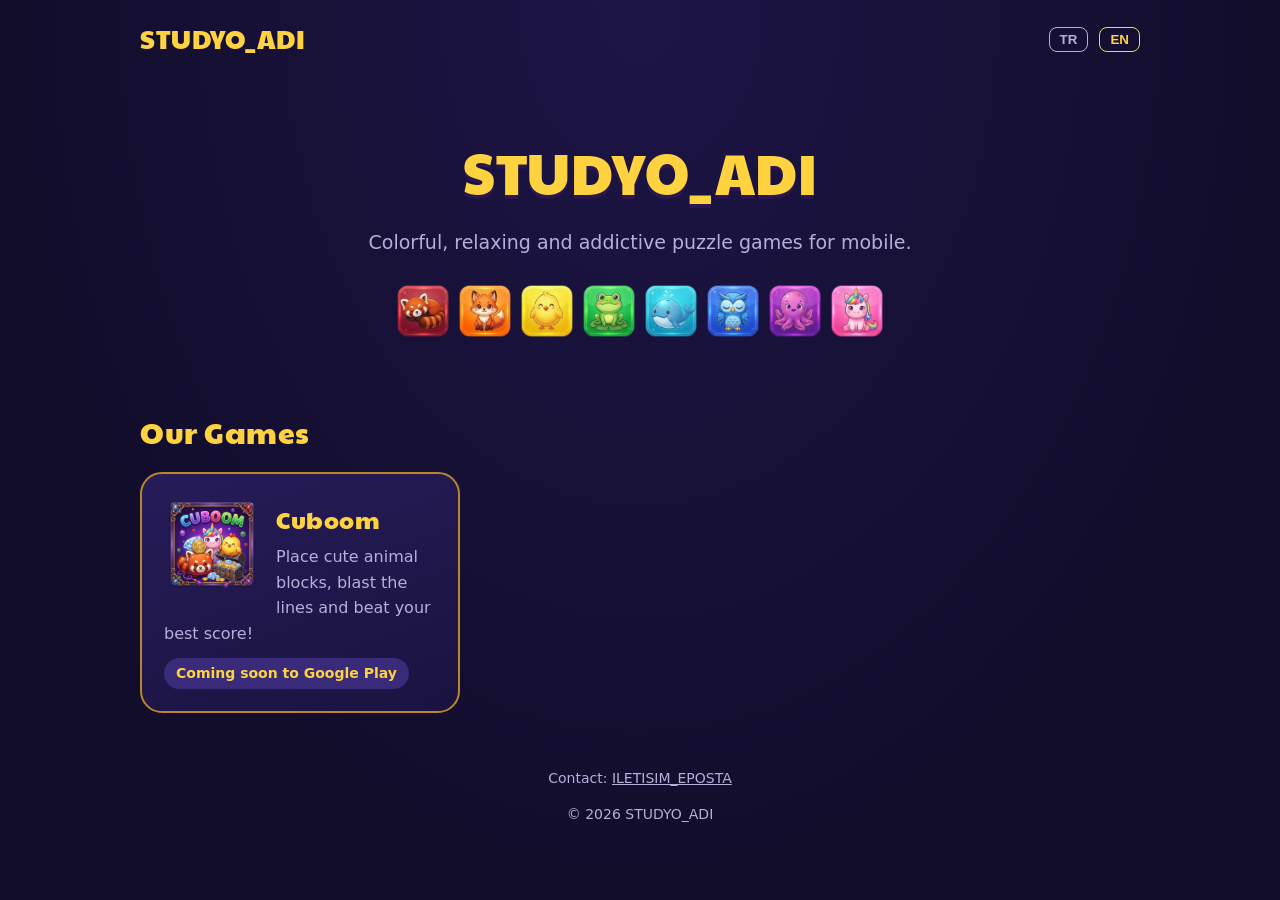
<file: index.html>
<!DOCTYPE html>
<html lang="en">
<head>
  <meta charset="utf-8">
  <meta name="viewport" content="width=device-width, initial-scale=1">
  <title>STUDYO_ADI – Mobile Games</title>
  <meta name="description" content="STUDYO_ADI makes colorful, relaxing puzzle games for mobile.">
  <link rel="icon" href="img/cuboom-icon.png">
  <link rel="stylesheet" href="style.css">
  <script src="lang.js"></script>
</head>
<body>
  <div class="wrap">
    <header>
      <a class="brand" href="index.html">STUDYO_ADI</a>
      <div class="langs">
        <button data-l="tr" onclick="setLang('tr')">TR</button>
        <button data-l="en" onclick="setLang('en')">EN</button>
      </div>
    </header>

    <section class="hero">
      <h1>STUDYO_ADI</h1>
      <p data-lang="tr">Rengarenk, rahatlatıcı ve bağımlılık yapan mobil bulmaca oyunları.</p>
      <p data-lang="en">Colorful, relaxing and addictive puzzle games for mobile.</p>
      <div class="blocks">
        <img src="img/block-0.png" alt=""><img src="img/block-1.png" alt=""><img src="img/block-2.png" alt="">
        <img src="img/block-3.png" alt=""><img src="img/block-4.png" alt=""><img src="img/block-5.png" alt="">
        <img src="img/block-6.png" alt=""><img src="img/block-7.png" alt="">
      </div>
    </section>

    <h2 data-lang="tr">Oyunlarımız</h2>
    <h2 data-lang="en">Our Games</h2>
    <div class="games">
      <a class="game" href="cuboom/index.html">
        <img src="img/cuboom-icon.png" alt="Cuboom">
        <h3>Cuboom</h3>
        <p data-lang="tr">Sevimli hayvan bloklarını yerleştir, satırları patlat, rekorunu kır!</p>
        <p data-lang="en">Place cute animal blocks, blast the lines and beat your best score!</p>
        <span class="badge" data-lang="tr">Google Play'de yakında</span>
        <span class="badge" data-lang="en">Coming soon to Google Play</span>
      </a>
    </div>

    <footer>
      <p>
        <span data-lang="tr">İletişim:</span><span data-lang="en">Contact:</span>
        <a href="mailto:ILETISIM_EPOSTA">ILETISIM_EPOSTA</a>
      </p>
      <p>© 2026 STUDYO_ADI</p>
    </footer>
  </div>
</body>
</html>
</file>
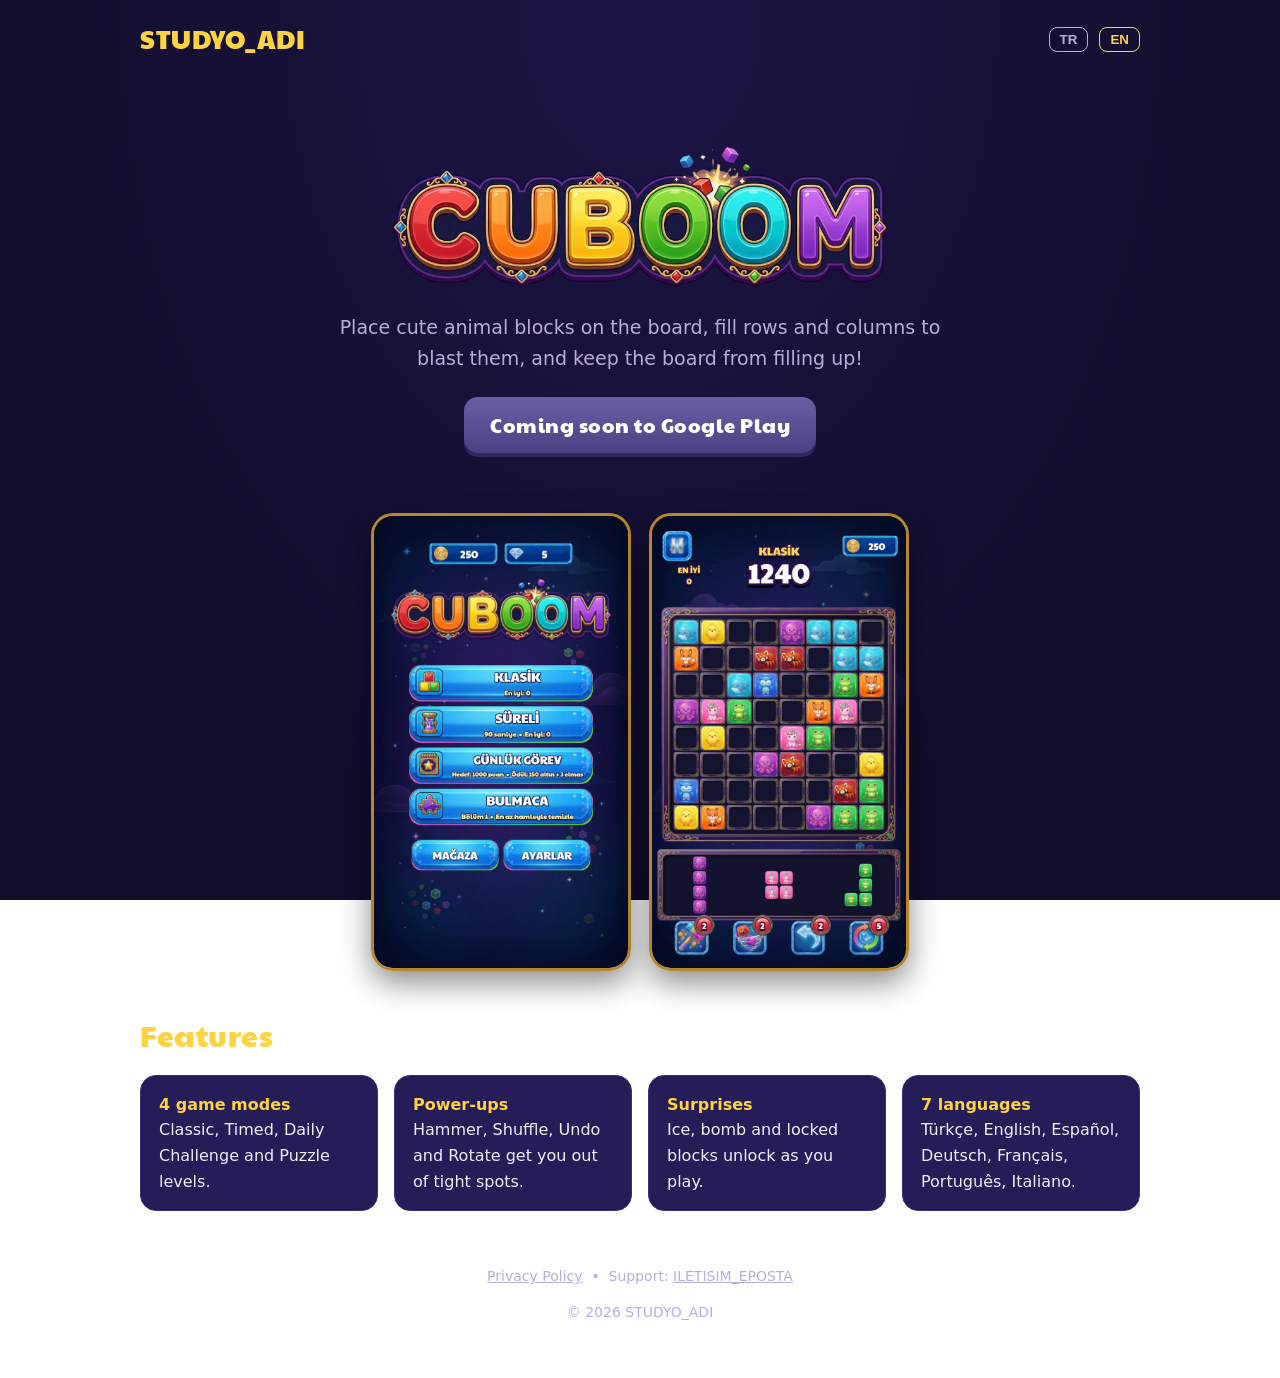
<file: cuboom/index.html>
<!DOCTYPE html>
<html lang="en">
<head>
  <meta charset="utf-8">
  <meta name="viewport" content="width=device-width, initial-scale=1">
  <title>Cuboom – Block Puzzle</title>
  <meta name="description" content="Cuboom: a colorful block puzzle game with cute animal blocks, power-ups, daily challenges and puzzles.">
  <link rel="icon" href="../img/cuboom-icon.png">
  <link rel="stylesheet" href="../style.css">
  <script src="../lang.js"></script>
</head>
<body>
  <div class="wrap">
    <header>
      <a class="brand" href="../index.html">STUDYO_ADI</a>
      <div class="langs">
        <button data-l="tr" onclick="setLang('tr')">TR</button>
        <button data-l="en" onclick="setLang('en')">EN</button>
      </div>
    </header>

    <section class="hero">
      <img class="logo" src="../img/cuboom-logo.png" alt="Cuboom">
      <p data-lang="tr">Sevimli hayvan bloklarını tahtaya yerleştir, satır ve sütunları doldurup patlat, tahtayı dolmaktan kurtar!</p>
      <p data-lang="en">Place cute animal blocks on the board, fill rows and columns to blast them, and keep the board from filling up!</p>
      <p style="margin-top:24px">
        <span class="btn off" data-lang="tr">Google Play'de yakında</span>
        <span class="btn off" data-lang="en">Coming soon to Google Play</span>
      </p>
    </section>

    <div class="shots">
      <img src="../img/screen-menu.jpg" alt="Cuboom menu">
      <img src="../img/screen-game.jpg" alt="Cuboom gameplay">
    </div>

    <h2 data-lang="tr">Özellikler</h2>
    <h2 data-lang="en">Features</h2>
    <div class="features" data-lang="tr">
      <div class="feature"><b>4 oyun modu</b><br>Klasik, Süreli, Günlük Görev ve Bulmaca bölümleri.</div>
      <div class="feature"><b>Güçlendiriciler</b><br>Çekiç, Karıştır, Geri Al ve Döndürme ile zor anlardan kurtul.</div>
      <div class="feature"><b>Sürprizler</b><br>Oynadıkça buz, bomba ve kilitli bloklar açılır.</div>
      <div class="feature"><b>7 dil</b><br>Türkçe, English, Español, Deutsch, Français, Português, Italiano.</div>
    </div>
    <div class="features" data-lang="en">
      <div class="feature"><b>4 game modes</b><br>Classic, Timed, Daily Challenge and Puzzle levels.</div>
      <div class="feature"><b>Power-ups</b><br>Hammer, Shuffle, Undo and Rotate get you out of tight spots.</div>
      <div class="feature"><b>Surprises</b><br>Ice, bomb and locked blocks unlock as you play.</div>
      <div class="feature"><b>7 languages</b><br>Türkçe, English, Español, Deutsch, Français, Português, Italiano.</div>
    </div>

    <footer>
      <p>
        <a href="privacy.html"><span data-lang="tr">Gizlilik Politikası</span><span data-lang="en">Privacy Policy</span></a>
        &nbsp;•&nbsp;
        <span data-lang="tr">Destek:</span><span data-lang="en">Support:</span>
        <a href="mailto:ILETISIM_EPOSTA">ILETISIM_EPOSTA</a>
      </p>
      <p>© 2026 STUDYO_ADI</p>
    </footer>
  </div>
</body>
</html>
</file>
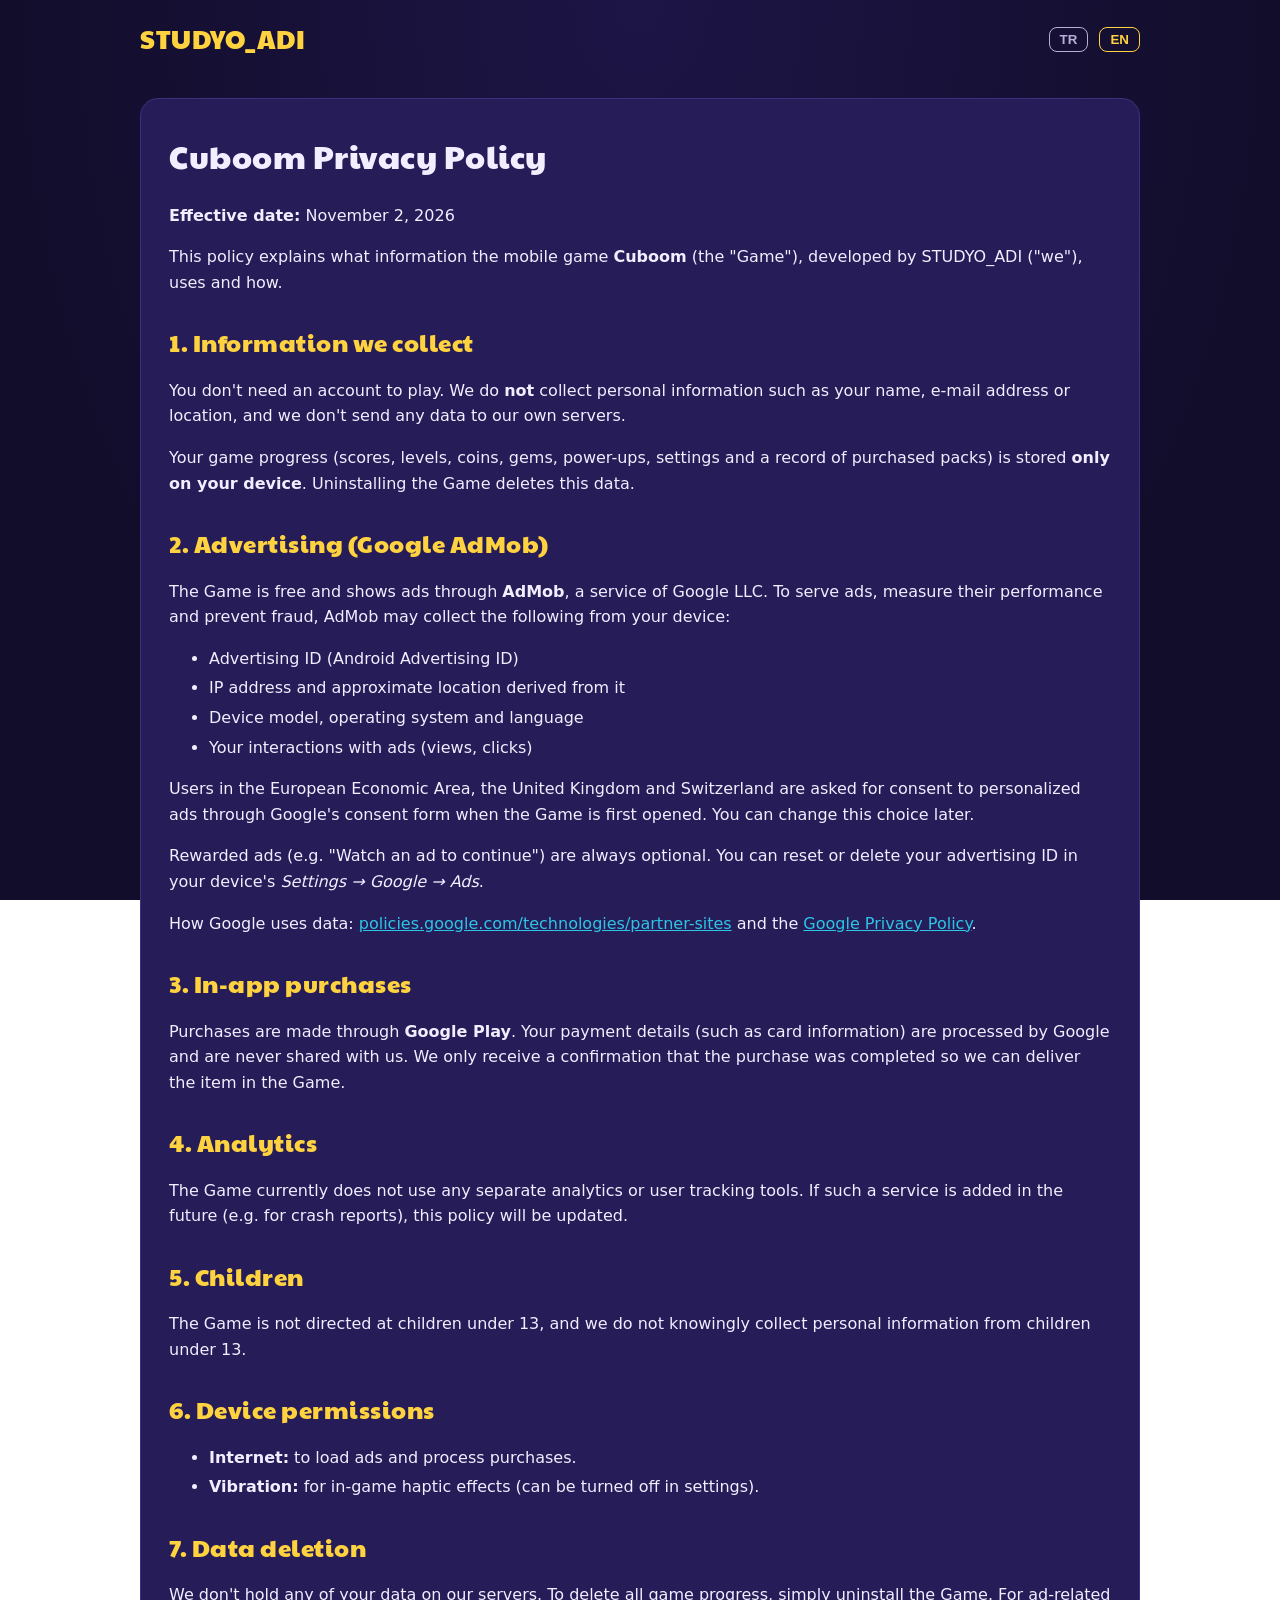
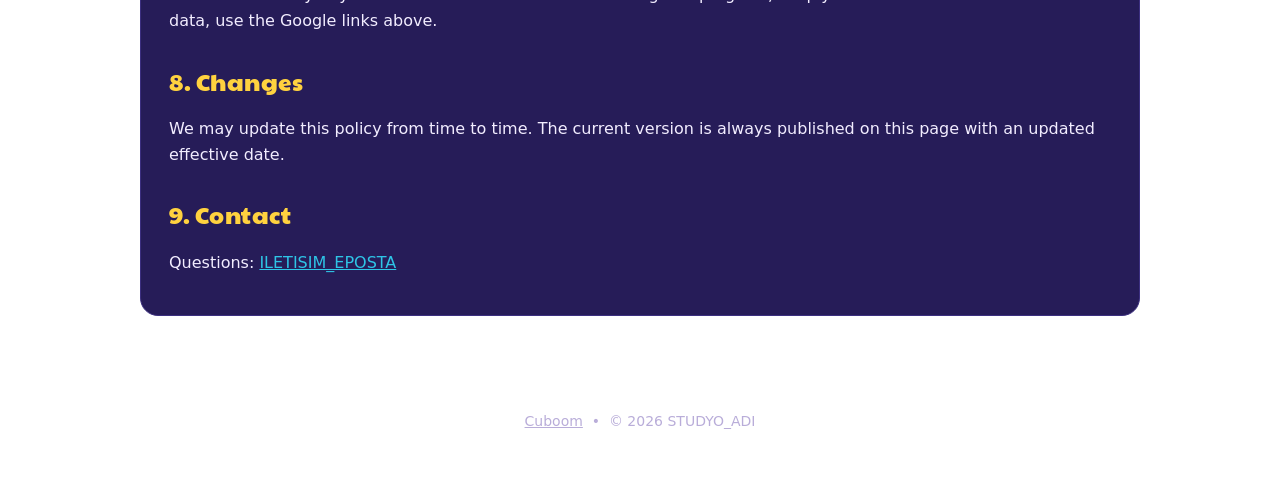
<file: cuboom/privacy.html>
<!DOCTYPE html>
<html lang="en">
<head>
  <meta charset="utf-8">
  <meta name="viewport" content="width=device-width, initial-scale=1">
  <title>Cuboom – Privacy Policy / Gizlilik Politikası</title>
  <link rel="icon" href="../img/cuboom-icon.png">
  <link rel="stylesheet" href="../style.css">
  <script src="../lang.js"></script>
</head>
<body>
  <div class="wrap">
    <header>
      <a class="brand" href="../index.html">STUDYO_ADI</a>
      <div class="langs">
        <button data-l="tr" onclick="setLang('tr')">TR</button>
        <button data-l="en" onclick="setLang('en')">EN</button>
      </div>
    </header>

    <!-- ═══════════════ TÜRKÇE ═══════════════ -->
    <div class="doc" data-lang="tr">
      <h1>Cuboom Gizlilik Politikası</h1>
      <p><b>Yürürlük tarihi:</b> 2 Kasım 2026</p>
      <p>Bu politika, STUDYO_ADI ("biz") tarafından geliştirilen <b>Cuboom</b> mobil oyununun ("Oyun") hangi bilgileri nasıl kullandığını açıklar.</p>

      <h2>1. Bizim topladığımız bilgiler</h2>
      <p>Oyunda hesap açmanız gerekmez. Adınız, e-posta adresiniz ya da konumunuz gibi kişisel bilgileri <b>toplamıyoruz</b> ve kendi sunucularımıza hiçbir veri göndermiyoruz.</p>
      <p>Oyun ilerlemeniz (skorlar, bölümler, altın, elmas, güçlendiriciler, ayarlar ve satın alınan paketlerin kaydı) <b>yalnızca cihazınızda</b> saklanır. Oyunu sildiğinizde bu veriler de silinir.</p>

      <h2>2. Reklamlar (Google AdMob)</h2>
      <p>Oyun ücretsizdir ve Google LLC'nin <b>AdMob</b> hizmeti üzerinden reklam gösterir. AdMob, reklam göstermek, reklamların performansını ölçmek ve dolandırıcılığı önlemek için cihazınızdan şu bilgileri toplayabilir:</p>
      <ul>
        <li>Reklam kimliği (Android Advertising ID)</li>
        <li>IP adresi ve buna dayalı yaklaşık konum</li>
        <li>Cihaz modeli, işletim sistemi ve dil bilgisi</li>
        <li>Reklamlarla etkileşimleriniz (görüntüleme, tıklama)</li>
      </ul>
      <p>Avrupa Ekonomik Alanı, Birleşik Krallık ve İsviçre'deki kullanıcılardan kişiselleştirilmiş reklamlar için oyunun ilk açılışında Google'ın izin penceresiyle onay istenir. Bu tercihi daha sonra değiştirebilirsiniz.</p>
      <p>Ödüllü reklamlar (ör. "Reklam izle, devam et") tamamen isteğe bağlıdır. Reklam kimliğinizi cihazınızın <i>Ayarlar → Google → Reklamlar</i> bölümünden sıfırlayabilir ya da silebilirsiniz.</p>
      <p>Google'ın verileri nasıl kullandığı hakkında: <a href="https://policies.google.com/technologies/partner-sites" target="_blank" rel="noopener">policies.google.com/technologies/partner-sites</a> ve <a href="https://policies.google.com/privacy" target="_blank" rel="noopener">Google Gizlilik Politikası</a>.</p>

      <h2>3. Uygulama içi satın almalar</h2>
      <p>Satın almalar <b>Google Play</b> üzerinden yapılır. Ödeme bilgileriniz (kart bilgileri vb.) Google tarafından işlenir; bu bilgiler bize ulaşmaz. Biz yalnızca satın almanın gerçekleştiğine dair onayı alırız ve ürünü oyunda size veririz.</p>

      <h2>4. Analiz</h2>
      <p>Oyun şu anda ayrı bir analiz ya da kullanıcı takip aracı kullanmamaktadır. İleride (ör. çökme raporları için) böyle bir hizmet eklenirse bu politika güncellenecektir.</p>

      <h2>5. Çocuklar</h2>
      <p>Oyun 13 yaş altındaki çocuklara yönelik değildir ve 13 yaş altındaki çocuklardan bilerek kişisel bilgi toplamayız.</p>

      <h2>6. Cihaz izinleri</h2>
      <ul>
        <li><b>İnternet:</b> reklamları ve satın almaları yüklemek için.</li>
        <li><b>Titreşim:</b> oyun içi titreşim efektleri için (ayarlardan kapatılabilir).</li>
      </ul>

      <h2>7. Verilerin silinmesi</h2>
      <p>Bizim sunucularımızda size ait veri bulunmaz. Oyundaki tüm ilerlemeyi silmek için oyunu cihazınızdan kaldırmanız yeterlidir. Reklamla ilgili veriler için yukarıdaki Google bağlantılarını kullanabilirsiniz.</p>

      <h2>8. Değişiklikler</h2>
      <p>Bu politikayı zaman zaman güncelleyebiliriz. Güncel hali her zaman bu sayfada yayınlanır ve yürürlük tarihi değiştirilir.</p>

      <h2>9. İletişim</h2>
      <p>Sorularınız için: <a href="mailto:ILETISIM_EPOSTA">ILETISIM_EPOSTA</a></p>
    </div>

    <!-- ═══════════════ ENGLISH ═══════════════ -->
    <div class="doc" data-lang="en">
      <h1>Cuboom Privacy Policy</h1>
      <p><b>Effective date:</b> November 2, 2026</p>
      <p>This policy explains what information the mobile game <b>Cuboom</b> (the "Game"), developed by STUDYO_ADI ("we"), uses and how.</p>

      <h2>1. Information we collect</h2>
      <p>You don't need an account to play. We do <b>not</b> collect personal information such as your name, e-mail address or location, and we don't send any data to our own servers.</p>
      <p>Your game progress (scores, levels, coins, gems, power-ups, settings and a record of purchased packs) is stored <b>only on your device</b>. Uninstalling the Game deletes this data.</p>

      <h2>2. Advertising (Google AdMob)</h2>
      <p>The Game is free and shows ads through <b>AdMob</b>, a service of Google LLC. To serve ads, measure their performance and prevent fraud, AdMob may collect the following from your device:</p>
      <ul>
        <li>Advertising ID (Android Advertising ID)</li>
        <li>IP address and approximate location derived from it</li>
        <li>Device model, operating system and language</li>
        <li>Your interactions with ads (views, clicks)</li>
      </ul>
      <p>Users in the European Economic Area, the United Kingdom and Switzerland are asked for consent to personalized ads through Google's consent form when the Game is first opened. You can change this choice later.</p>
      <p>Rewarded ads (e.g. "Watch an ad to continue") are always optional. You can reset or delete your advertising ID in your device's <i>Settings → Google → Ads</i>.</p>
      <p>How Google uses data: <a href="https://policies.google.com/technologies/partner-sites" target="_blank" rel="noopener">policies.google.com/technologies/partner-sites</a> and the <a href="https://policies.google.com/privacy" target="_blank" rel="noopener">Google Privacy Policy</a>.</p>

      <h2>3. In-app purchases</h2>
      <p>Purchases are made through <b>Google Play</b>. Your payment details (such as card information) are processed by Google and are never shared with us. We only receive a confirmation that the purchase was completed so we can deliver the item in the Game.</p>

      <h2>4. Analytics</h2>
      <p>The Game currently does not use any separate analytics or user tracking tools. If such a service is added in the future (e.g. for crash reports), this policy will be updated.</p>

      <h2>5. Children</h2>
      <p>The Game is not directed at children under 13, and we do not knowingly collect personal information from children under 13.</p>

      <h2>6. Device permissions</h2>
      <ul>
        <li><b>Internet:</b> to load ads and process purchases.</li>
        <li><b>Vibration:</b> for in-game haptic effects (can be turned off in settings).</li>
      </ul>

      <h2>7. Data deletion</h2>
      <p>We don't hold any of your data on our servers. To delete all game progress, simply uninstall the Game. For ad-related data, use the Google links above.</p>

      <h2>8. Changes</h2>
      <p>We may update this policy from time to time. The current version is always published on this page with an updated effective date.</p>

      <h2>9. Contact</h2>
      <p>Questions: <a href="mailto:ILETISIM_EPOSTA">ILETISIM_EPOSTA</a></p>
    </div>

    <footer>
      <p><a href="index.html">Cuboom</a> &nbsp;•&nbsp; © 2026 STUDYO_ADI</p>
    </footer>
  </div>
</body>
</html>
</file>
<file: style.css>
@font-face {
  font-family: "Paytone One";
  src: url("fonts/PaytoneOne-Regular.ttf") format("truetype");
  font-display: swap;
}

:root {
  --bg: #120d2b;
  --bg2: #1d1546;
  --card: #261c58;
  --gold: #ffd23f;
  --gold-dark: #b8862b;
  --text: #f2edff;
  --muted: #b9add9;
  --blue: #2ec4e6;
}

* { box-sizing: border-box; }

body {
  margin: 0;
  font-family: system-ui, -apple-system, "Segoe UI", Roboto, sans-serif;
  color: var(--text);
  background: radial-gradient(ellipse at top, var(--bg2), var(--bg) 70%) fixed;
  line-height: 1.6;
}

a { color: var(--blue); }

h1, h2, h3, .brand, .btn {
  font-family: "Paytone One", system-ui, sans-serif;
  font-weight: normal;
  letter-spacing: 0.5px;
}

.wrap { max-width: 1040px; margin: 0 auto; padding: 0 20px; }

header {
  display: flex; align-items: center; justify-content: space-between;
  padding: 18px 0;
}
.brand { color: var(--gold); font-size: 26px; text-decoration: none; }
.langs button {
  background: none; border: 1px solid var(--muted); color: var(--muted);
  border-radius: 8px; padding: 4px 10px; margin-left: 6px; cursor: pointer; font-weight: bold;
}
.langs button.on { border-color: var(--gold); color: var(--gold); }

.hero { text-align: center; padding: 50px 0 30px; }
.hero h1 { font-size: clamp(32px, 6vw, 56px); margin: 0 0 10px; color: var(--gold); text-shadow: 0 4px 0 #2a1650; }
.hero p { color: var(--muted); font-size: 19px; max-width: 640px; margin: 0 auto; }

.blocks { display: flex; justify-content: center; gap: 8px; margin: 26px 0 0; flex-wrap: wrap; }
.blocks img { width: 54px; height: 54px; animation: bob 2.6s ease-in-out infinite; }
.blocks img:nth-child(2n) { animation-delay: .4s; }
.blocks img:nth-child(3n) { animation-delay: .8s; }
@keyframes bob { 50% { transform: translateY(-8px); } }

h2 { color: var(--gold); font-size: 30px; margin: 40px 0 16px; }

.games { display: grid; grid-template-columns: repeat(auto-fill, minmax(280px, 1fr)); gap: 20px; }
.game {
  background: linear-gradient(160deg, var(--card), #1a1340);
  border: 2px solid var(--gold-dark); border-radius: 22px; padding: 22px;
  text-decoration: none; color: var(--text); display: block;
  transition: transform .15s, box-shadow .15s;
}
.game:hover { transform: translateY(-4px); box-shadow: 0 10px 30px rgba(0,0,0,.4); }
.game img { width: 96px; height: 96px; border-radius: 22px; float: left; margin: 0 16px 8px 0; }
.game h3 { margin: 4px 0 6px; font-size: 24px; color: var(--gold); }
.game p { margin: 0; color: var(--muted); clear: none; }
.badge {
  display: inline-block; margin-top: 12px; padding: 4px 12px; border-radius: 999px;
  background: #3a2a7a; color: var(--gold); font-size: 14px; font-weight: bold;
}

.logo { max-width: min(560px, 90%); display: block; margin: 0 auto; }
.shots { display: flex; gap: 18px; justify-content: center; flex-wrap: wrap; margin: 30px 0; }
.shots img { width: 260px; max-width: 44vw; border-radius: 22px; border: 3px solid var(--gold-dark); box-shadow: 0 12px 30px rgba(0,0,0,.45); }
.features { display: grid; grid-template-columns: repeat(auto-fit, minmax(220px, 1fr)); gap: 16px; }
.feature { background: var(--card); border-radius: 16px; padding: 16px 18px; border: 1px solid #3c2f80; }
.feature b { color: var(--gold); }

.btn {
  display: inline-block; background: linear-gradient(#4fd17b, #2e9d57); color: #fff; text-decoration: none;
  padding: 12px 26px; border-radius: 14px; font-size: 20px; box-shadow: 0 4px 0 #1f6b3b;
}
.btn.off { background: linear-gradient(#6a5fa6, #4b4182); box-shadow: 0 4px 0 #2f2860; cursor: default; }

.doc { background: var(--card); border-radius: 18px; padding: 10px 28px 24px; margin: 20px 0 40px; border: 1px solid #3c2f80; }
.doc h2 { font-size: 24px; margin-top: 28px; }
.doc li { margin: 4px 0; }

footer { text-align: center; color: var(--muted); padding: 40px 0; font-size: 14px; }
footer a { color: var(--muted); }

/* Seçili olmayan dilin yazıları gizlenir (öğelerin kendi görünüm düzeni bozulmaz) */
html[lang="tr"] [data-lang="en"], html[lang="en"] [data-lang="tr"] { display: none !important; }
</file>
